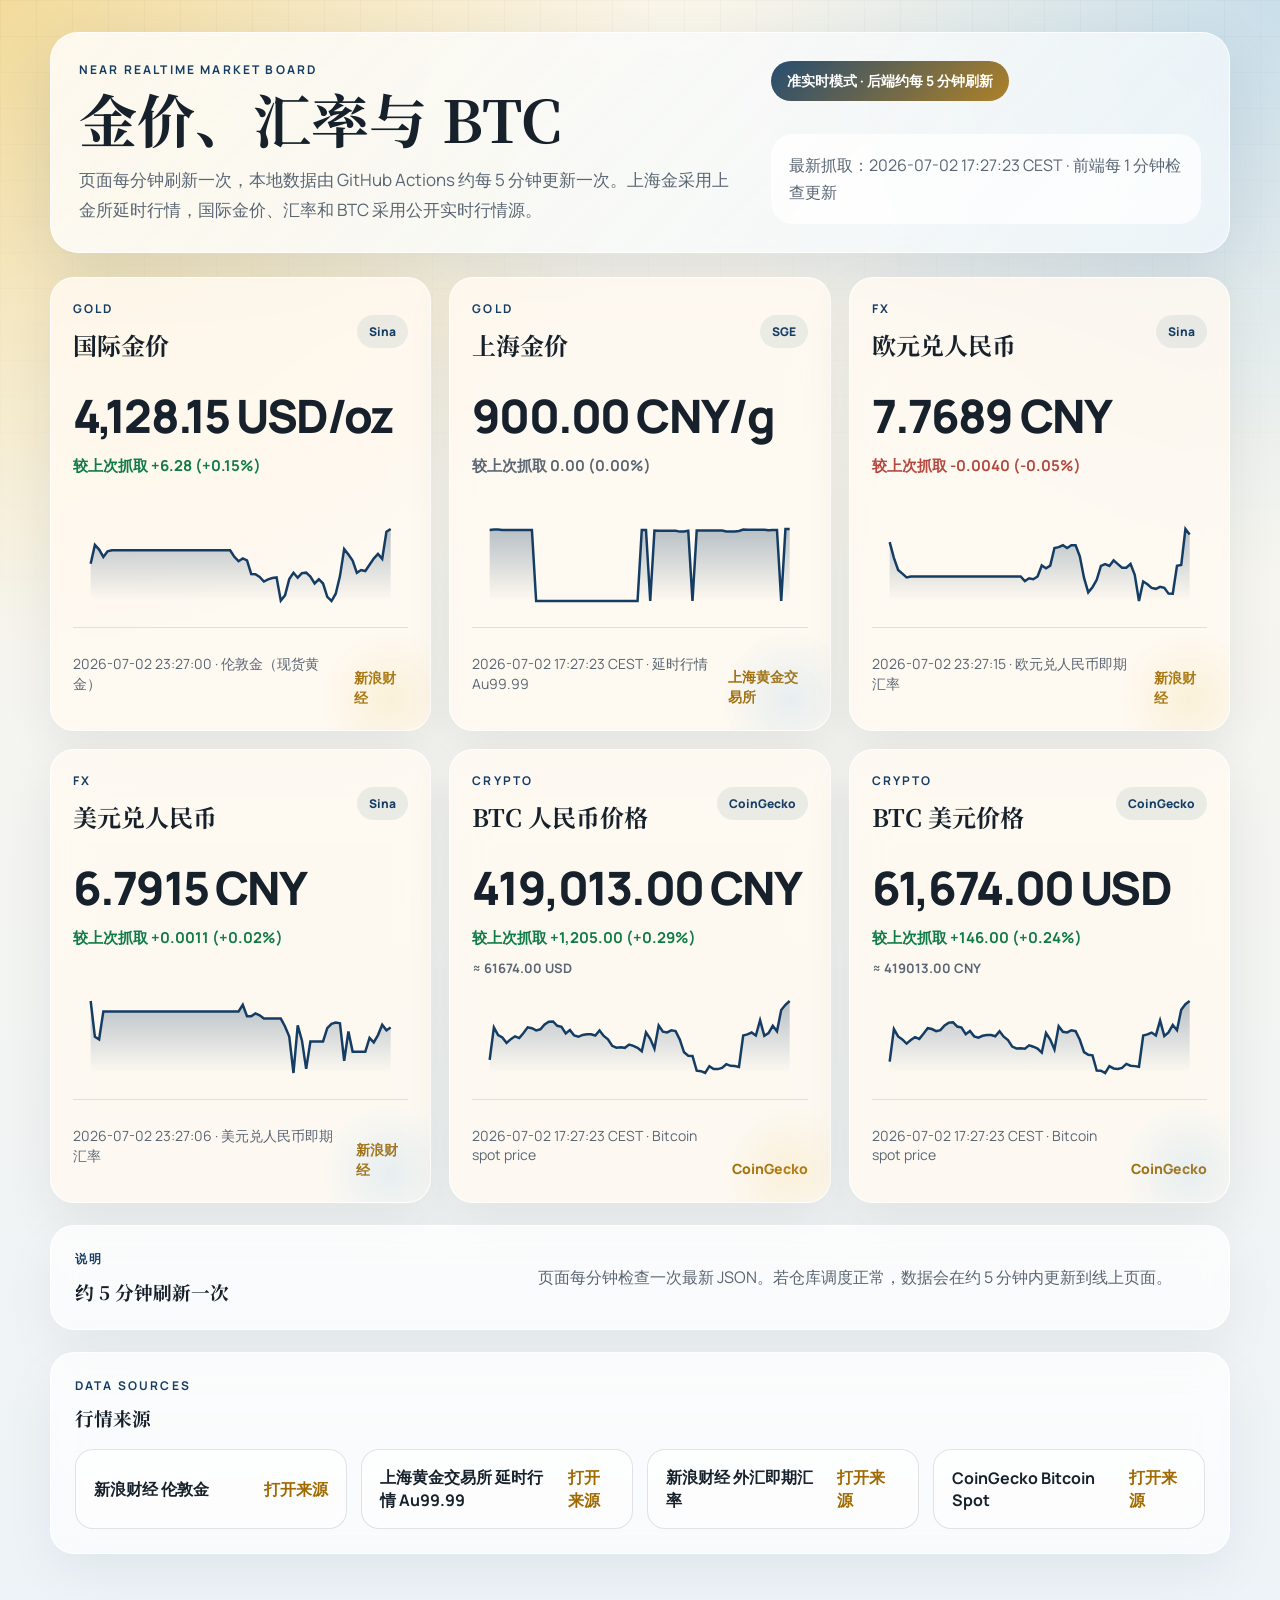
<file: index.html>
﻿<!DOCTYPE html>
<html lang="zh-CN">
  <head>
    <meta charset="UTF-8" />
    <meta name="viewport" content="width=device-width, initial-scale=1.0" />
    <title>金价、汇率与 BTC 追踪</title>
    <meta
      name="description"
      content="追踪国际金价、上海金价、欧元兑人民币、美元兑人民币、BTC 人民币价格和 BTC 美元价格的准实时数据。"
    />
    <link rel="preconnect" href="https://fonts.googleapis.com" />
    <link rel="preconnect" href="https://fonts.gstatic.com" crossorigin />
    <link
      href="https://fonts.googleapis.com/css2?family=Manrope:wght@400;500;700;800&family=Noto+Serif+SC:wght@500;700&display=swap"
      rel="stylesheet"
    />
    <link rel="stylesheet" href="./assets/styles.css?v=20260306-3" />
  </head>
  <body>
    <div class="page-shell">
      <header class="hero">
        <div class="hero-copy">
          <p class="eyebrow">Near Realtime Market Board</p>
          <h1>金价、汇率与 BTC</h1>
          <p class="hero-text">
            页面每分钟刷新一次，本地数据由 GitHub Actions 约每 5 分钟更新一次。上海金采用上金所延时行情，国际金价、汇率和 BTC 采用公开实时行情源。
          </p>
        </div>
        <div class="hero-meta">
          <div class="hero-pill" id="globalStatus">正在加载数据</div>
          <div class="hero-note" id="publishedAt">--</div>
        </div>
      </header>

      <main>
        <section class="cards" id="cards">
          <article class="metric-card" data-series-key="international_gold">
            <div class="card-head">
              <div>
                <p class="metric-type">Gold</p>
                <h2>国际金价</h2>
              </div>
              <span class="source-tag">Sina</span>
            </div>
            <p class="metric-value" data-field="value">--</p>
            <p class="metric-change" data-field="change">--</p>
            <p class="metric-secondary" data-field="secondary"></p>
            <div class="sparkline" data-field="sparkline"></div>
            <div class="card-foot">
              <p data-field="meta">--</p>
              <a data-field="source" href="#" target="_blank" rel="noreferrer">来源</a>
            </div>
          </article>

          <article class="metric-card" data-series-key="shanghai_gold">
            <div class="card-head">
              <div>
                <p class="metric-type">Gold</p>
                <h2>上海金价</h2>
              </div>
              <span class="source-tag">SGE</span>
            </div>
            <p class="metric-value" data-field="value">--</p>
            <p class="metric-change" data-field="change">--</p>
            <p class="metric-secondary" data-field="secondary"></p>
            <div class="sparkline" data-field="sparkline"></div>
            <div class="card-foot">
              <p data-field="meta">--</p>
              <a data-field="source" href="#" target="_blank" rel="noreferrer">来源</a>
            </div>
          </article>

          <article class="metric-card" data-series-key="eur_cny">
            <div class="card-head">
              <div>
                <p class="metric-type">FX</p>
                <h2>欧元兑人民币</h2>
              </div>
              <span class="source-tag">Sina</span>
            </div>
            <p class="metric-value" data-field="value">--</p>
            <p class="metric-change" data-field="change">--</p>
            <p class="metric-secondary" data-field="secondary"></p>
            <div class="sparkline" data-field="sparkline"></div>
            <div class="card-foot">
              <p data-field="meta">--</p>
              <a data-field="source" href="#" target="_blank" rel="noreferrer">来源</a>
            </div>
          </article>

          <article class="metric-card" data-series-key="usd_cny">
            <div class="card-head">
              <div>
                <p class="metric-type">FX</p>
                <h2>美元兑人民币</h2>
              </div>
              <span class="source-tag">Sina</span>
            </div>
            <p class="metric-value" data-field="value">--</p>
            <p class="metric-change" data-field="change">--</p>
            <p class="metric-secondary" data-field="secondary"></p>
            <div class="sparkline" data-field="sparkline"></div>
            <div class="card-foot">
              <p data-field="meta">--</p>
              <a data-field="source" href="#" target="_blank" rel="noreferrer">来源</a>
            </div>
          </article>

          <article class="metric-card" data-series-key="btc_cny">
            <div class="card-head">
              <div>
                <p class="metric-type">Crypto</p>
                <h2>BTC 人民币价格</h2>
              </div>
              <span class="source-tag">CoinGecko</span>
            </div>
            <p class="metric-value" data-field="value">--</p>
            <p class="metric-change" data-field="change">--</p>
            <p class="metric-secondary" data-field="secondary"></p>
            <div class="sparkline" data-field="sparkline"></div>
            <div class="card-foot">
              <p data-field="meta">--</p>
              <a data-field="source" href="#" target="_blank" rel="noreferrer">来源</a>
            </div>
          </article>

          <article class="metric-card" data-series-key="btc_usd">
            <div class="card-head">
              <div>
                <p class="metric-type">Crypto</p>
                <h2>BTC 美元价格</h2>
              </div>
              <span class="source-tag">CoinGecko</span>
            </div>
            <p class="metric-value" data-field="value">--</p>
            <p class="metric-change" data-field="change">--</p>
            <p class="metric-secondary" data-field="secondary"></p>
            <div class="sparkline" data-field="sparkline"></div>
            <div class="card-foot">
              <p data-field="meta">--</p>
              <a data-field="source" href="#" target="_blank" rel="noreferrer">来源</a>
            </div>
          </article>
        </section>

        <section class="panel summary-panel">
          <div>
            <p class="panel-label">说明</p>
            <h3>约 5 分钟刷新一次</h3>
          </div>
          <p id="summaryText">
            页面每分钟检查一次最新 JSON。若仓库调度正常，数据会在约 5 分钟内更新到线上页面。
          </p>
        </section>

        <section class="panel source-panel">
          <div class="panel-header">
            <div>
              <p class="panel-label">Data Sources</p>
              <h3>行情来源</h3>
            </div>
          </div>
          <ul class="source-list" id="sourceList"></ul>
        </section>
      </main>
    </div>

    <template id="sourceItemTemplate">
      <li>
        <span class="source-name"></span>
        <a class="source-link" target="_blank" rel="noreferrer">打开来源</a>
      </li>
    </template>

    <script src="./assets/app.js?v=20260306-3" type="module"></script>
  </body>
</html>
</file>
<file: assets/styles.css>
﻿:root {
  --bg: #f4efe3;
  --panel: rgba(255, 250, 241, 0.84);
  --ink: #17212b;
  --muted: #5a6673;
  --gold: #a06a00;
  --blue: #153d64;
  --line: rgba(23, 33, 43, 0.12);
  --up: #0f7b46;
  --down: #b5483e;
  --shadow: 0 20px 60px rgba(21, 61, 100, 0.12);
}

* {
  box-sizing: border-box;
}

body {
  margin: 0;
  min-height: 100vh;
  color: var(--ink);
  font-family: "Manrope", sans-serif;
  background:
    radial-gradient(circle at top left, rgba(240, 212, 135, 0.8), transparent 32%),
    radial-gradient(circle at top right, rgba(152, 199, 234, 0.5), transparent 28%),
    linear-gradient(180deg, #fbf6ea 0%, #edf3f8 100%);
}

body::before {
  position: fixed;
  inset: 0;
  pointer-events: none;
  content: "";
  background-image:
    linear-gradient(rgba(23, 33, 43, 0.04) 1px, transparent 1px),
    linear-gradient(90deg, rgba(23, 33, 43, 0.04) 1px, transparent 1px);
  background-size: 36px 36px;
  mask-image: linear-gradient(180deg, rgba(0, 0, 0, 0.48), transparent 72%);
}

.page-shell {
  width: min(1180px, calc(100vw - 32px));
  margin: 0 auto;
  padding: 32px 0 56px;
}

.hero,
.panel,
.metric-card {
  backdrop-filter: blur(16px);
}

.hero {
  display: grid;
  grid-template-columns: 1.4fr 0.9fr;
  gap: 24px;
  padding: 28px;
  border: 1px solid rgba(255, 255, 255, 0.75);
  border-radius: 28px;
  background: linear-gradient(135deg, rgba(255, 252, 247, 0.88), rgba(240, 247, 252, 0.78));
  box-shadow: var(--shadow);
}

.eyebrow,
.panel-label,
.metric-type {
  margin: 0 0 10px;
  text-transform: uppercase;
  letter-spacing: 0.18em;
  font-size: 12px;
  font-weight: 700;
  color: var(--blue);
}

.hero h1,
.panel h3,
.metric-card h2 {
  margin: 0;
  font-family: "Noto Serif SC", serif;
  font-weight: 700;
}

.hero h1 {
  font-size: clamp(34px, 5vw, 58px);
  line-height: 1.05;
}

.hero-text {
  width: min(66ch, 100%);
  margin: 16px 0 0;
  font-size: 17px;
  line-height: 1.75;
  color: var(--muted);
}

.hero-meta {
  display: flex;
  flex-direction: column;
  justify-content: space-between;
  gap: 18px;
}

.hero-pill {
  align-self: flex-start;
  padding: 10px 16px;
  border-radius: 999px;
  background: linear-gradient(135deg, rgba(21, 61, 100, 0.92), rgba(160, 106, 0, 0.84));
  color: #fff;
  font-size: 14px;
  font-weight: 700;
}

.hero-note {
  padding: 18px;
  border-radius: 22px;
  background: rgba(255, 255, 255, 0.74);
  color: var(--muted);
  line-height: 1.7;
}

.cards {
  display: grid;
  grid-template-columns: repeat(3, minmax(0, 1fr));
  gap: 18px;
  margin-top: 24px;
}

.metric-card {
  position: relative;
  overflow: hidden;
  padding: 22px;
  border: 1px solid rgba(255, 255, 255, 0.85);
  border-radius: 24px;
  background: var(--panel);
  box-shadow: 0 16px 48px rgba(23, 33, 43, 0.08);
  animation: rise 520ms ease both;
}

.metric-card::after {
  position: absolute;
  inset: auto -30px -40px auto;
  width: 140px;
  height: 140px;
  border-radius: 50%;
  background: radial-gradient(circle, rgba(240, 212, 135, 0.22), transparent 70%);
  content: "";
}

.metric-card:nth-child(2n)::after {
  background: radial-gradient(circle, rgba(152, 199, 234, 0.22), transparent 70%);
}

.card-head,
.card-foot {
  display: flex;
  align-items: center;
  justify-content: space-between;
  gap: 16px;
}

.source-tag {
  padding: 8px 12px;
  border-radius: 999px;
  background: rgba(21, 61, 100, 0.08);
  color: var(--blue);
  font-size: 12px;
  font-weight: 800;
}

.metric-value {
  margin: 22px 0 8px;
  font-size: clamp(30px, 4vw, 46px);
  font-weight: 800;
  letter-spacing: -0.04em;
}

.metric-change {
  min-height: 24px;
  margin: 0 0 8px;
  font-size: 15px;
  font-weight: 700;
}

.metric-secondary {
  min-height: 20px;
  margin: 0 0 12px;
  color: var(--muted);
  font-size: 13px;
  font-weight: 700;
}

.metric-change.up {
  color: var(--up);
}

.metric-change.down {
  color: var(--down);
}

.metric-change.flat {
  color: var(--muted);
}

.sparkline {
  height: 92px;
  margin: 8px 0 16px;
}

.sparkline svg {
  width: 100%;
  height: 100%;
}

.sparkline .line {
  fill: none;
  stroke: var(--blue);
  stroke-width: 2.5;
}

.sparkline .area {
  fill: url(#sparkFill);
}

.card-foot {
  align-items: flex-end;
  padding-top: 12px;
  border-top: 1px solid var(--line);
  color: var(--muted);
  font-size: 14px;
}

.card-foot a,
.source-link {
  color: var(--gold);
  text-decoration: none;
  font-weight: 800;
}

.panel {
  margin-top: 22px;
  padding: 24px;
  border: 1px solid rgba(255, 255, 255, 0.85);
  border-radius: 24px;
  background: linear-gradient(180deg, rgba(255, 255, 255, 0.74), rgba(255, 255, 255, 0.62));
  box-shadow: 0 18px 52px rgba(23, 33, 43, 0.06);
}

.summary-panel {
  display: grid;
  grid-template-columns: 0.8fr 1.2fr;
  gap: 18px;
  align-items: center;
}

.summary-panel p:last-child {
  margin: 0;
  color: var(--muted);
  line-height: 1.8;
}

.source-list {
  display: grid;
  grid-template-columns: repeat(auto-fit, minmax(220px, 1fr));
  gap: 14px;
  padding: 0;
  margin: 18px 0 0;
  list-style: none;
}

.source-list li {
  display: flex;
  justify-content: space-between;
  align-items: center;
  gap: 12px;
  padding: 16px 18px;
  border: 1px solid var(--line);
  border-radius: 18px;
  background: rgba(255, 255, 255, 0.55);
}

.source-name {
  font-weight: 700;
}

@keyframes rise {
  from {
    opacity: 0;
    transform: translateY(16px);
  }

  to {
    opacity: 1;
    transform: translateY(0);
  }
}

@media (max-width: 880px) {
  .hero,
  .summary-panel {
    grid-template-columns: 1fr;
  }

  .cards {
    grid-template-columns: repeat(2, minmax(0, 1fr));
  }

  .page-shell {
    width: min(100vw - 20px, 100%);
    padding-top: 20px;
  }

  .hero,
  .metric-card,
  .panel {
    border-radius: 22px;
  }
}

@media (max-width: 620px) {
  .cards {
    grid-template-columns: 1fr;
  }
}
</file>
